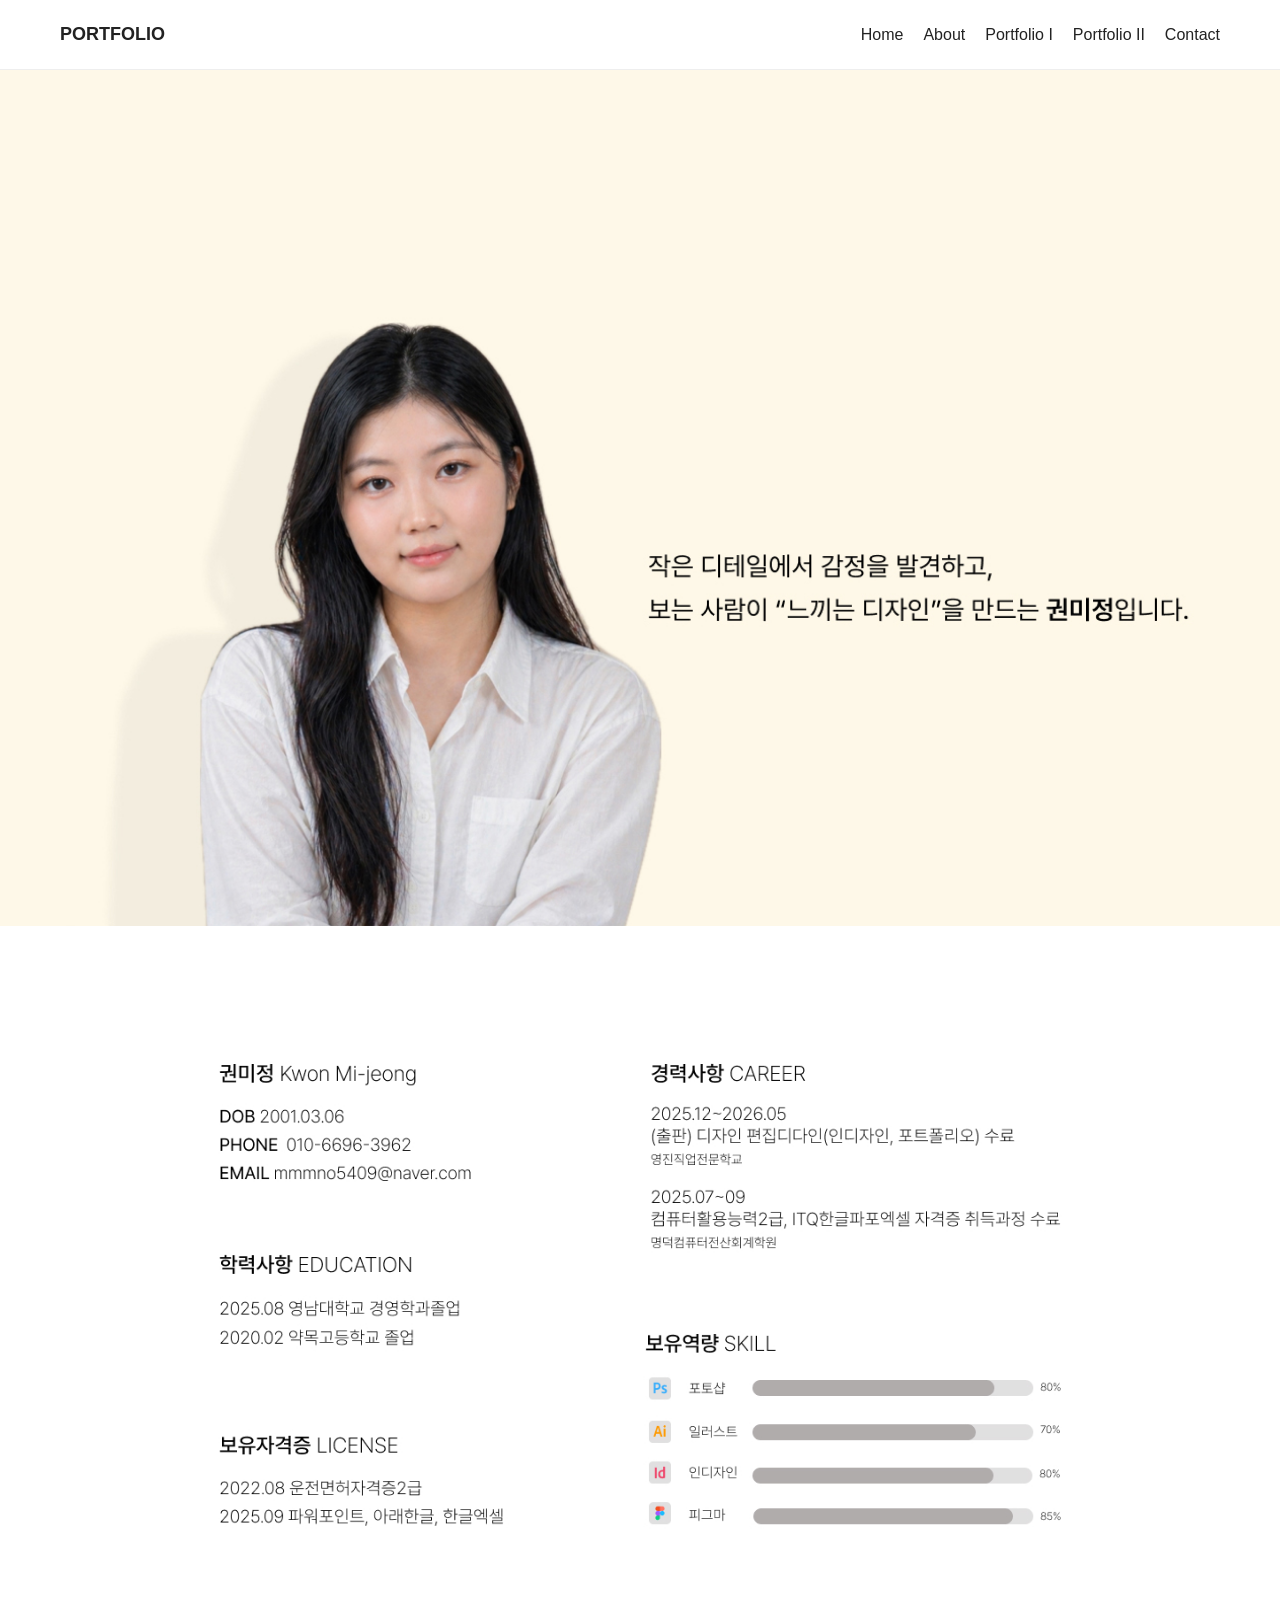
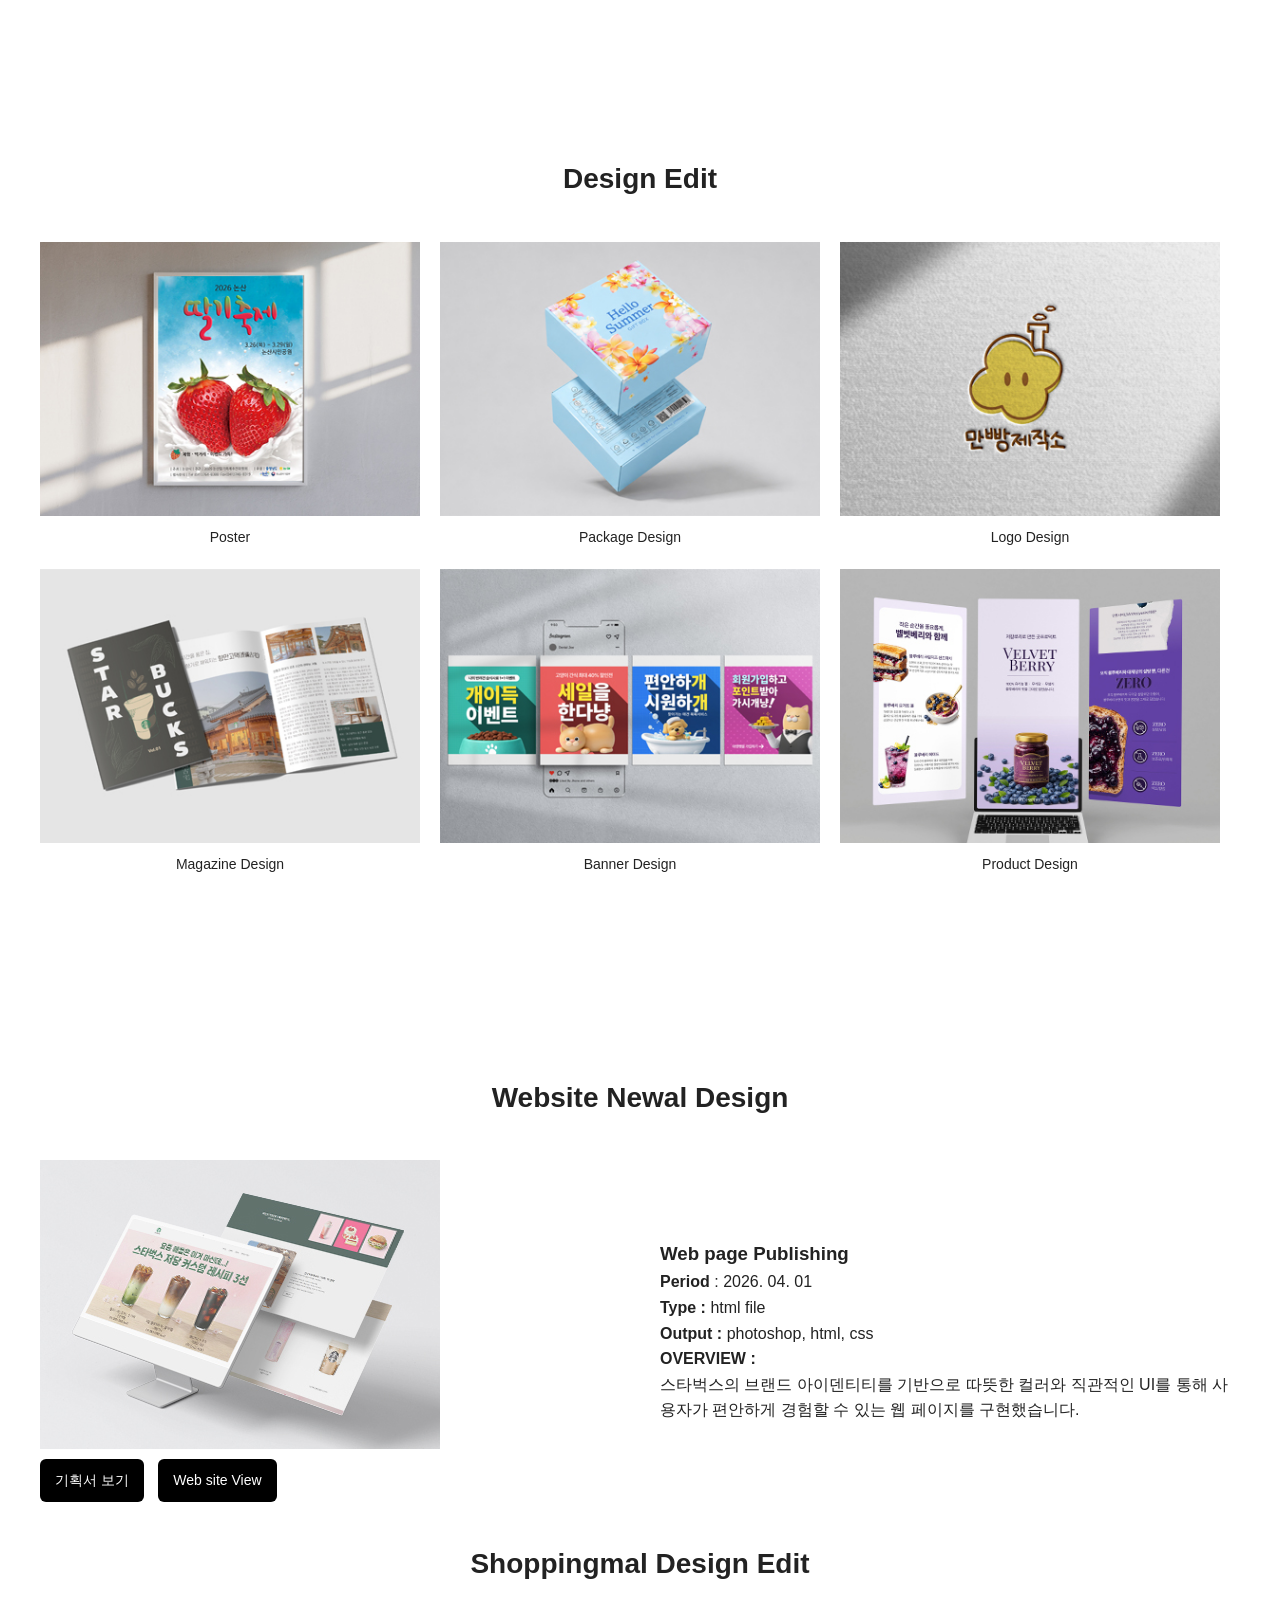
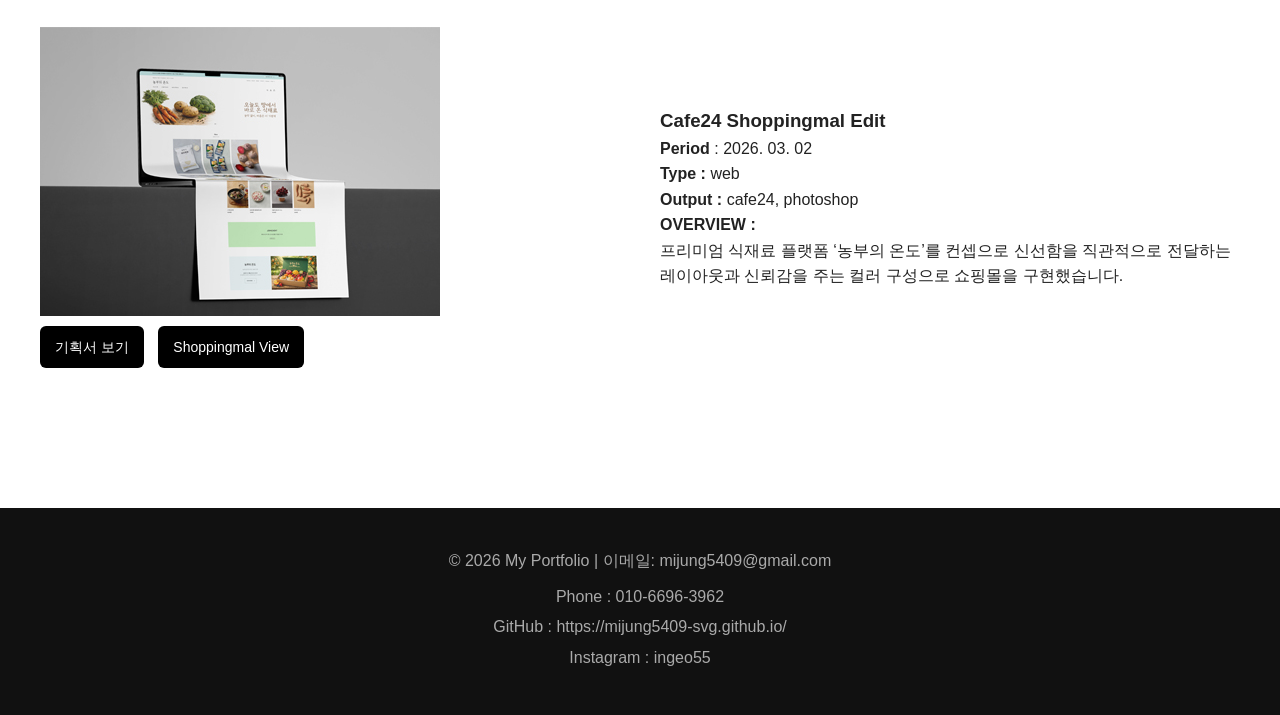
<file: index.html>
\<!doctype html>
<html lang="ko">
<head>
  <meta charset="UTF-8" />
  <meta name="viewport" content="width=device-width, initial-scale=1.0" />
  <title> 포트폴리오 </title>
  <link rel="stylesheet" href="style.css">
</head>

<body>

  <main id="home">

    <header>
      <div class="head">

        <div class="logo">
          <a href="#home">PORTFOLIO</a>
        </div>

        <nav>
          <ul>
            <li><a href="#home"> Home </a></li>
            <li><a href="#about"> About </a></li>
            <li><a href="#project1"> Portfolio I</a></li>
            <li><a href="#project2"> Portfolio II</a></li>
            <li><a href="#contact"> Contact </a></li>
          </ul>
        </nav>

      </div>
    </header>

    <div class="hero"></div>

  </main>


  <!-- ABOUT -->
  <section id="about">
    <div>
      <img src="img/about.jpg" />
    </div>
  </section>


  <!-- 프로젝트 섹션 -->
  <section id="project1">

    <h2 class="title">Design Edit</h2>

    <div class="gallery">

      <div class="box" onclick="openModal('project1')">
        <img src="img/box1.jpg" alt="프로젝트 1" class="thumbnail">
        <p> Poster </p>
      </div>

      <div class="box" onclick="openModal('project2')">
        <img src="img/box2.jpg" alt="프로젝트 2" class="thumbnail">
        <p> Package Design </p>
      </div>

      <div class="box" onclick="openModal('project3')">
        <img src="img/box3.jpg" alt="프로젝트 3" class="thumbnail">
        <p>Logo Design </p>
      </div>

      <div class="box" onclick="openModal('project4')">
        <img src="img/box4.jpg" alt="프로젝트 4" class="thumbnail">
        <p> Magazine Design </p>
      </div>

      <div class="box" onclick="openModal('project5')">
        <img src="img/box5.jpg" alt="프로젝트 5" class="thumbnail">
        <p> Banner Design </p>
      </div>

      <div class="box" onclick="openModal('project6')">
        <img src="img/box6.jpg" alt="프로젝트 6" class="thumbnail">
        <p>Product Design </p>
      </div>

    </div>
  </section>


  <!-- 프로젝트 섹션 2 -->
  <section id="project2">

    <div id="project2-1">

      <h2> Website Newal Design </h2>

      <h3></h3>

      <div class="web-project">

        <div class="wp-left">

          <img src="img/web1.jpg">

          <p>
            <a href="digital.pdf" target="_blank" class="btn">
              기획서 보기
            </a>

            <a href="https://mijung5409-svg.github.io/stb/index.html"
              target="_blank"
              class="btn">
              Web site View
            </a>
          </p>

        </div>


        <div class="wp-right">

          <h3> Web page Publishing </h3>

          <p><b> Period </b>: 2026. 04. 01 </p>
          <p><b> Type :</b> html file </p>
          <p><b> Output :</b> photoshop, html, css </p>

          <p><b> OVERVIEW :</b></p>

          <p>
            스타벅스의 브랜드 아이덴티티를 기반으로
            따뜻한 컬러와 직관적인 UI를 통해
            사용자가 편안하게 경험할 수 있는 웹 페이지를 구현했습니다.
          </p>

        </div>
      </div>
    </div>


    <div id="project2-2">

      <h2> Shoppingmal Design Edit </h2>

      <h3></h3>

      <div class="web-project">

        <div class="wp-left">

          <img src="img/web2.jpg">

          <p>
            <a href="shop.pdf" target="_blank" class="btn">
              기획서 보기
            </a>

            <a href="https://mmmno5409.cafe24.com"
              target="_blank"
              class="btn">
              Shoppingmal View
            </a>
          </p>

        </div>


        <div class="wp-right">

          <h3>Cafe24 Shoppingmal Edit </h3>

          <p><b> Period </b>: 2026. 03. 02 </p>
          <p><b> Type :</b> web </p>
          <p><b> Output :</b> cafe24, photoshop </p>

          <p><b> OVERVIEW :</b></p>

          <p>
            프리미엄 식재료 플랫폼 ‘농부의 온도’를 컨셉으로
            신선함을 직관적으로 전달하는 레이아웃과
            신뢰감을 주는 컬러 구성으로 쇼핑몰을 구현했습니다.
          </p>

        </div>

      </div>
    </div>
  </section>


  <!-- 연락처 -->
  <footer id="contact">

    <p>© 2026 My Portfolio | 이메일: mijung5409@gmail.com</p>

    <ul class="social-links">
      <li><a href="#">Phone : 010-6696-3962</a></li>
      <li><a href="#">GitHub : https://mijung5409-svg.github.io/</a></li>
      <li><a href="#">Instagram : ingeo55</a></li>
    </ul>

  </footer>


  <!-- 모달 창 -->
  <div id="modal" class="modal" onclick="closeModalOnOutside(event)">

    <div class="modal-content">

      <span class="close" onclick="closeModal()">&times;</span>

      <div id="modal-body"></div>

    </div>

  </div>

  <script src="modal.js"></script>

</body>
</html>
</file>
<file: style.css>
/* 기본 세팅 */

* {
  margin: 0;
  padding: 0;
  box-sizing: border-box;
}

body,
html {
  height: 100%;
  font-family: 'Pretendard', sans-serif;
  line-height: 1.6;
  color: #222;
  background: #fff;
}


/* 공통 */

a {
  text-decoration: none;
  color: inherit;
}

ul {
  list-style: none;
}

img {
  max-width: 100%;
  height: auto;
  display: block;
}


/* 헤더 */

header {
  position: fixed;
  width: 100%;
  top: 0;
  background: white;
  border-bottom: 1px solid #eee;
  z-index: 100;
}

.head {
  max-width: 1200px;
  margin: 0 auto;
  padding: 20px;

  display: flex;
  justify-content: space-between;
  align-items: center;
}

.logo {
  font-weight: bold;
  font-size: 18px;
}

nav ul {
  display: flex;
  gap: 20px;
}


/* 메인 */

main {


  max-width: 1900px;
  height: 100%;

  margin: 0 auto;

  background:
  url(img/main.jpg) no-repeat center,
  #FEF8E8;


  background-color: #FEF8E8;

  position: relative;
}

.hero h1 {
  font-size: 40px;
  margin-bottom: 10px;
}

.hero h2 {
  font-size: 18px;
  color: #777;
}


/* 섹션 */

section {
  padding: 100px 20px;
}

.title,
h2 {
  text-align: center;
  font-size: 28px;
  margin-bottom: 40px;
}


/* about */

#about {
  background-color:white;
}

#about img {

  width: 1400px;
  height: 600px;

  margin: 0 auto;

  object-fit: cover;
  border-radius: 12px;
}


/* 갤러리 */

.gallery {
  max-width: 1200px;
  margin: 0 auto;

  display: flex;
  flex-wrap: wrap;
  gap: 20px;
}

.box {
  width: calc(33.333% - 20px);
  cursor: pointer;
  transition: 0.3s;
}

.box:hover {
  transform: translateY(-5px);
}

.box img {
  width: 100%;
  object-fit: cover;
}

.box p {
  margin-top: 10px;
  text-align: center;
  font-size: 14px;
}


/* 웹 프로젝트 */

.web-project {
  max-width: 1200px;
  margin: 40px auto;

  display: flex;
  gap: 40px;
  align-items: center;
  justify-content: center;
}

.wp-left {
  flex: 1;
}

.wp-right {
  flex: 1;
}

.btn {
  display: inline-block;
  margin-top: 10px;
  margin-right: 10px;

  padding: 10px 15px;

  background: black;
  color: white;

  border-radius: 6px;
  font-size: 14px;
}


/* 푸터 */

footer {
  background: #111;
  color: #aaa;
  text-align: center;
  padding: 40px 20px;
}

.social-links {
  margin-top: 10px;
}

.social-links li {
  margin: 5px 0;
}


/* 모달 */

.modal {
  display: none;

  position: fixed;
  z-index: 10000;

  top: 0;
  left: 0;

  width: 100%;
  height: 100%;

  background: rgba(0,0,0,0.7);

  justify-content: center;
  align-items: center;
}

.modal.active {
  display: flex;
  justify-content: center;
  align-items: center;
}

.modal-content {
  background: white;

  padding: 20px;

  max-width: 1200px;
  width: 90%;

  max-height: 90vh;
  overflow-y: auto;

  position: relative;
  animation: slideIn 0.3s;
}

.close {
  float: right;
  cursor: pointer;
  font-size: 20px;
}


/* =========================
   반응형 추가 코드
========================= */

/* 메인 이미지 비율 유지 */

main {
  background-size: cover;
  background-position: center;
}


/* About 이미지 반응형 */

#about img {
  object-fit: cover;
}


/* 태블릿 */

@media screen and (max-width: 1024px) {

  .gallery {
    justify-content: center;
  }

  .box {
    width: calc(50% - 20px);
  }

  .web-project {
    flex-direction: column;
  }

  nav ul {
    gap: 12px;
  }

}


/* 모바일 */

@media screen and (max-width: 768px) {

  .head {
    flex-direction: column;
    gap: 10px;
  }

  nav ul {
    flex-wrap: wrap;
    justify-content: center;
    font-size: 14px;
  }

  .title,
  h2 {
    font-size: 22px;
  }

  .gallery {
    gap: 15px;
  }

  .box {
    width: 100%;
  }

  .web-project {
    gap: 20px;
  }

  .btn {
    width: 100%;
    text-align: center;
  }

  footer {
    font-size: 13px;
  }

}


/* ABOUT 반응형 */

@media screen and (max-width: 1440px){

  #about img{
    width:100%;
    height:auto;
  }

}
</file>
